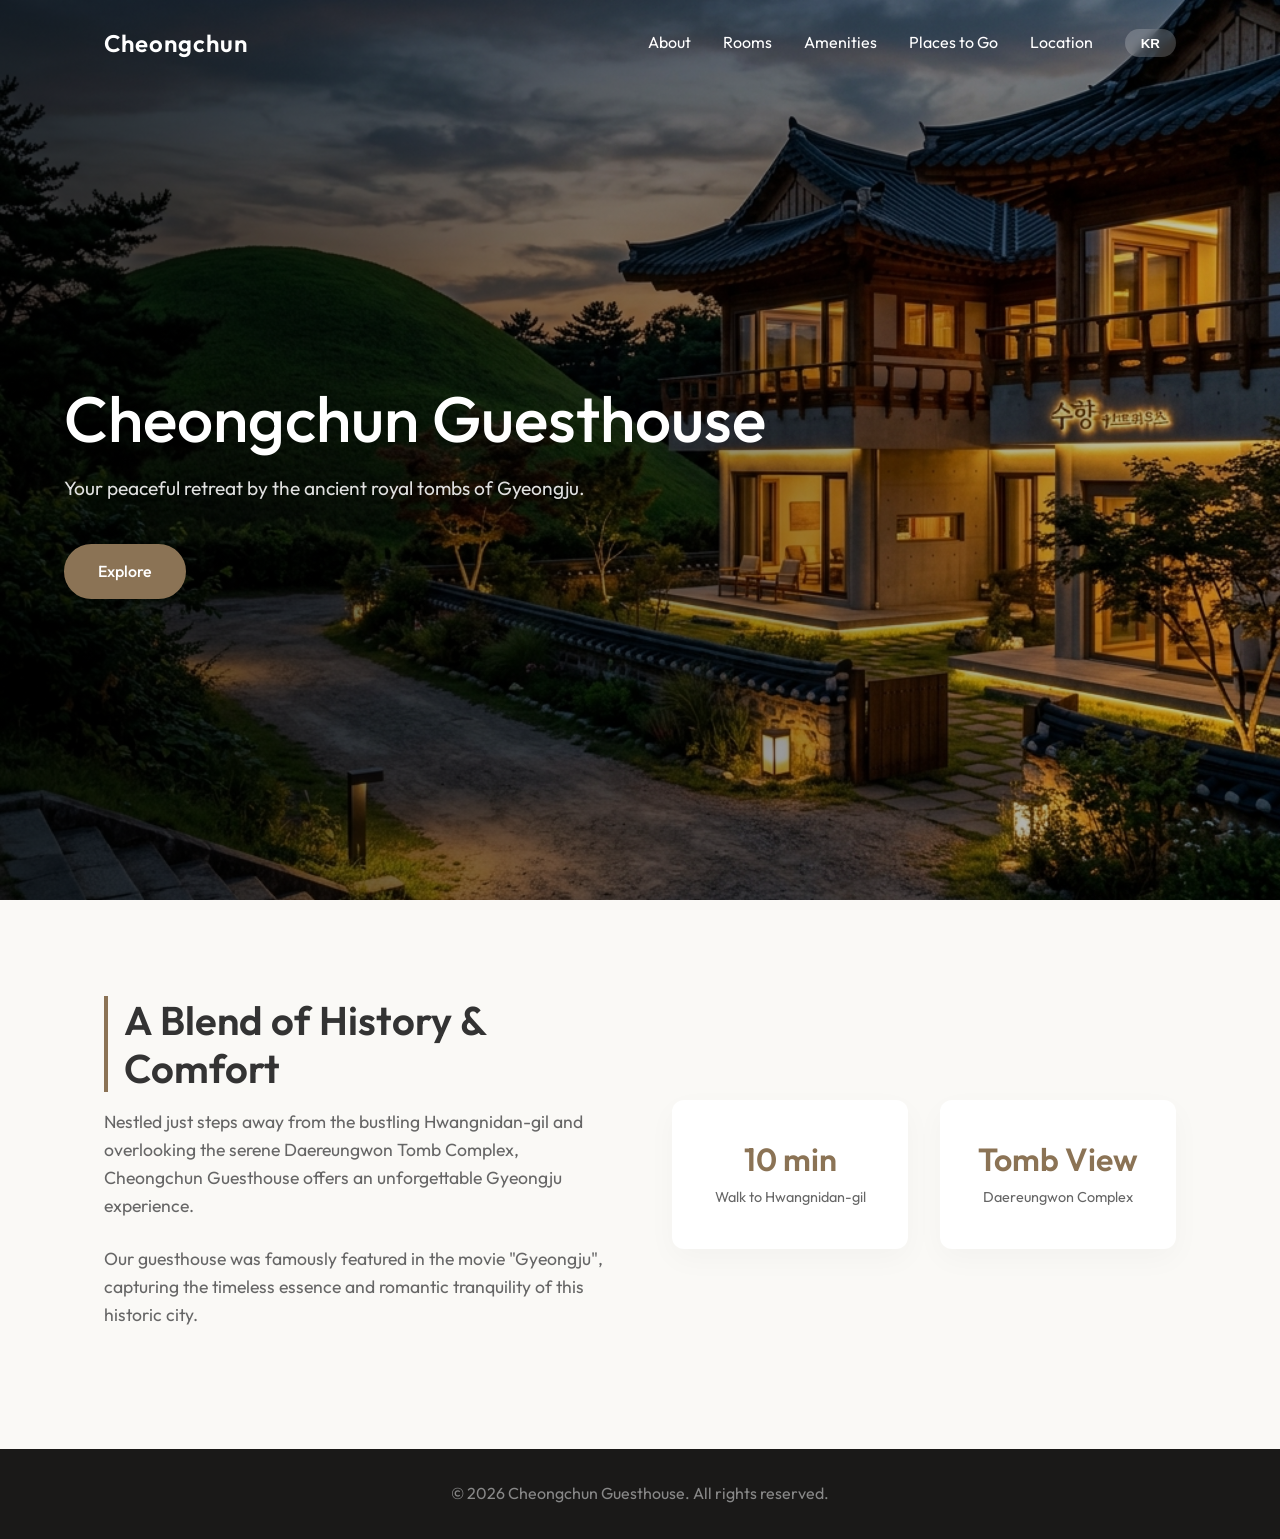
<file: index.html>
<!DOCTYPE html>
<html lang="en">

<head>
    <meta charset="UTF-8">
    <meta name="viewport" content="width=device-width, initial-scale=1.0">
    <title>Cheongchun Guesthouse - Gyeongju | 청춘호스텔</title>
    <meta name="description"
        content="A serene, affordable guesthouse with ancient royal tomb views in Gyeongju. 황리단길 근처 가성비 좋은 숙소, 조식 제공.">
    <link rel="preconnect" href="https://fonts.googleapis.com">
    <link rel="preconnect" href="https://fonts.gstatic.com" crossorigin>
    <link
        href="https://fonts.googleapis.com/css2?family=Outfit:wght@300;400;500;600&family=Noto+Sans+KR:wght@300;400;500;700&display=swap"
        rel="stylesheet">
    <link rel="stylesheet" href="styles.css?v=1.1">
</head>

<body>

    <!-- Navigation -->
    <nav class="navbar hidden-on-load">
        <div class="nav-container">
            <div class="logo">
                <a href="index.html" style="text-decoration: none; color: inherit;"><span data-i18n="nav.logo">Cheongchun</span></a>
            </div>
            <div class="nav-links">
                <a href="#about" data-i18n="nav.about">About</a>
                <a href="rooms.html" data-i18n="nav.rooms">Rooms</a>
                <a href="amenities.html" data-i18n="nav.amenities">Amenities</a>
                <a href="recommendations.html" data-i18n="nav.recom">Places to Go</a>
                <a href="contact.html" data-i18n="nav.contact">Location</a>
                <button id="lang-toggle" class="lang-btn">KR</button>
            </div>
            <div class="mobile-controls">
                <button class="lang-btn mobile-lang-toggle">KR</button>
                <!-- Mobile Menu Toggle -->
                <button class="mobile-menu-btn" aria-label="Toggle Menu">
                    <span></span>
                    <span></span>
                    <span></span>
                </button>
            </div>
        </div>
        <!-- Mobile Dropdown -->
        <div class="mobile-nav">
            <a href="#about" data-i18n="nav.about">About</a>
            <a href="rooms.html" data-i18n="nav.rooms">Rooms</a>
            <a href="amenities.html" data-i18n="nav.amenities">Amenities</a>
            <a href="recommendations.html" data-i18n="nav.recom">Places to Go</a>
            <a href="contact.html" data-i18n="nav.contact">Location</a>
        </div>
    </nav>

    <!-- Hero Section -->
    <header class="hero" id="home">
        <div class="hero-bg">
            <img src="assets/hero.png" alt="Cheongchun Guesthouse View" loading="lazy">
            <div class="overlay"></div>
        </div>
        <div class="hero-content">
            <h1 class="fade-up" data-i18n="hero.title">Cheongchun Guesthouse</h1>
            <p class="fade-up delay-1" data-i18n="hero.subtitle">Your peaceful retreat by the ancient royal tombs of
                Gyeongju.</p>
            <a href="#about" class="btn fade-up delay-2" data-i18n="hero.cta">Explore</a>
        </div>
    </header>

    <!-- About Section -->
    <section id="about" class="section about-section">
        <div class="container">
            <div class="about-grid">
                <div class="about-text slide-in-left">
                    <h2 class="section-title" data-i18n="about.title">A Blend of History & Comfort</h2>
                    <p data-i18n="about.p1">Nestled just steps away from the bustling Hwangnidan-gil and overlooking the
                        serene Daereungwon Tomb Complex, Cheongchun Guesthouse offers an unforgettable Gyeongju
                        experience.</p>
                    <p data-i18n="about.p2">Our guesthouse was famously featured in the movie "Gyeongju", capturing the
                        timeless essence and romantic tranquility of this historic city.</p>
                </div>
                <div class="about-stats slide-in-right">
                    <div class="stat-card">
                        <h3 data-i18n="about.stat1.val">10 min</h3>
                        <p data-i18n="about.stat1.label">Walk to Hwangnidan-gil</p>
                    </div>
                    <div class="stat-card">
                        <h3 data-i18n="about.stat2.val">Tomb View</h3>
                        <p data-i18n="about.stat2.label">Daereungwon Complex</p>
                    </div>
                </div>
            </div>
        </div>
    </section>

    <!-- Footer -->
    <footer class="footer">
        <div class="container text-center">
            <p>&copy; <span id="year"></span> Cheongchun Guesthouse. All rights reserved.</p>
        </div>
    </footer>

    <script src="script.js"></script>
</body>

</html>
</file>
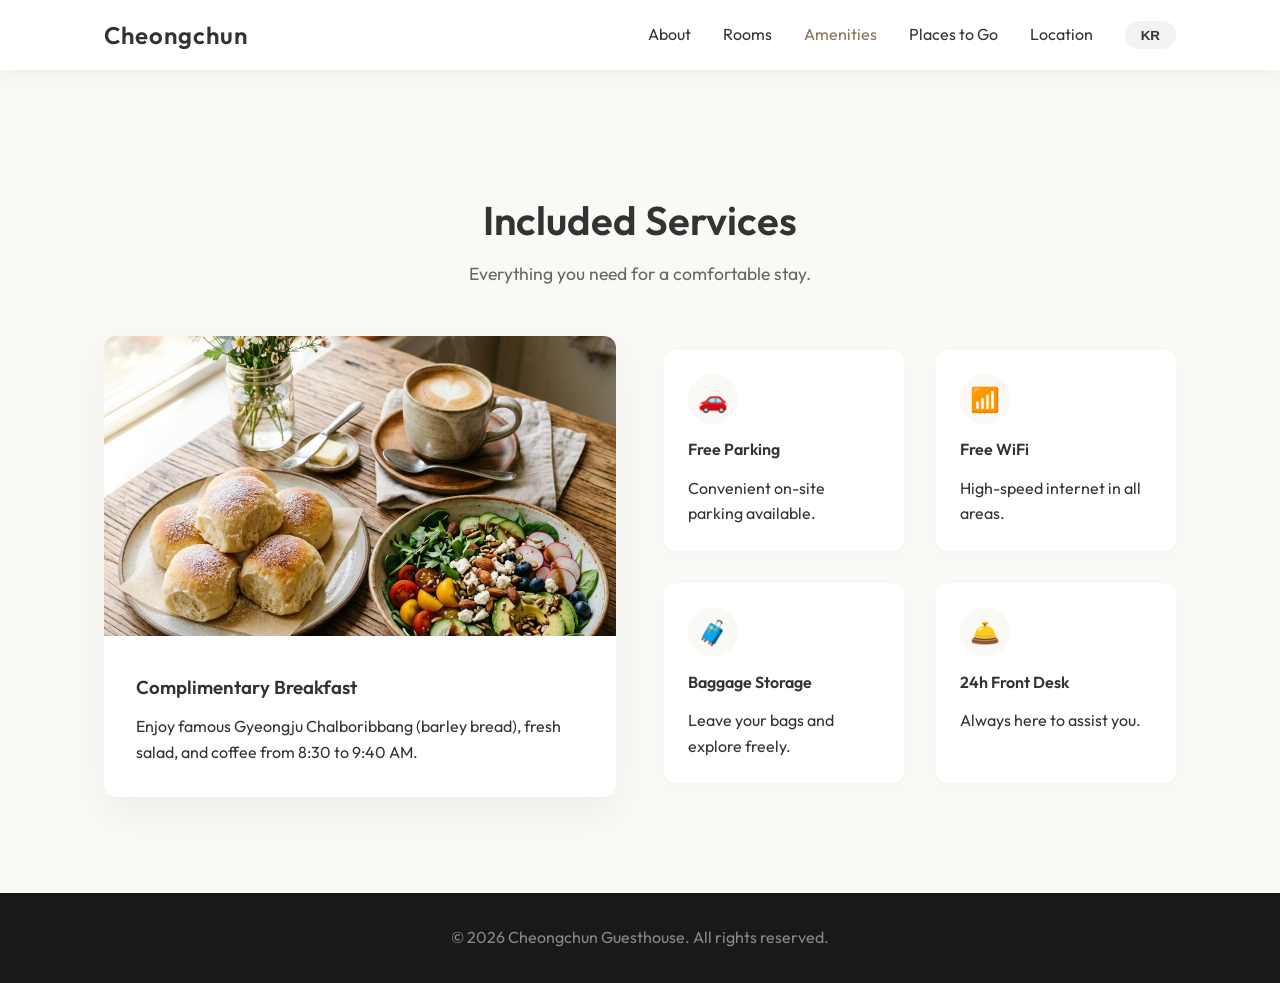
<file: amenities.html>
<!DOCTYPE html>
<html lang="en">

<head>
    <meta charset="UTF-8">
    <meta name="viewport" content="width=device-width, initial-scale=1.0">
    <title>Amenities - Cheongchun Guesthouse | 청춘호스텔</title>
    <link rel="preconnect" href="https://fonts.googleapis.com">
    <link rel="preconnect" href="https://fonts.gstatic.com" crossorigin>
    <link href="https://fonts.googleapis.com/css2?family=Outfit:wght@300;400;500;600&family=Noto+Sans+KR:wght@300;400;500;700&display=swap" rel="stylesheet">
    <link rel="stylesheet" href="styles.css?v=1.1">
    <style>
        body {
            padding-top: 100px;
            background-color: var(--bg-main);
        }
        .navbar {
            background: rgba(255, 255, 255, 0.95);
            backdrop-filter: blur(10px);
            box-shadow: 0 4px 20px rgba(0,0,0,0.05);
            padding: 1rem 0;
        }
        .navbar .logo { color: var(--text-main); }
        .navbar .nav-links a { color: var(--text-main); }
        .navbar .mobile-menu-btn span { background-color: var(--text-main); }
        .lang-btn { background: rgba(0,0,0,0.05); color: var(--text-main); }
    </style>
</head>

<body>
    <!-- Navigation -->
    <nav class="navbar">
        <div class="nav-container">
            <div class="logo">
                <a href="index.html" style="text-decoration: none; color: inherit;"><span data-i18n="nav.logo">Cheongchun</span></a>
            </div>
            <div class="nav-links">
                <a href="index.html#about" data-i18n="nav.about">About</a>
                <a href="rooms.html" data-i18n="nav.rooms">Rooms</a>
                <a href="amenities.html" data-i18n="nav.amenities" style="color: var(--primary);">Amenities</a>
                <a href="recommendations.html" data-i18n="nav.recom">Places to Go</a>
                <a href="contact.html" data-i18n="nav.contact">Location</a>
                <button id="lang-toggle" class="lang-btn">KR</button>
            </div>
            <div class="mobile-controls">
                <button class="lang-btn mobile-lang-toggle">KR</button>
                <!-- Mobile Menu Toggle -->
                <button class="mobile-menu-btn" aria-label="Toggle Menu">
                    <span></span>
                    <span></span>
                    <span></span>
                </button>
            </div>
        </div>
        <!-- Mobile Dropdown -->
        <div class="mobile-nav">
            <a href="index.html#about" data-i18n="nav.about">About</a>
            <a href="rooms.html" data-i18n="nav.rooms">Rooms</a>
            <a href="amenities.html" data-i18n="nav.amenities" style="color: var(--primary);">Amenities</a>
            <a href="recommendations.html" data-i18n="nav.recom">Places to Go</a>
            <a href="contact.html" data-i18n="nav.contact">Location</a>
        </div>
    </nav>

    <!-- Amenities Section -->
    <section id="amenities" class="section bg-main" style="min-height: calc(100vh - 200px);">
        <div class="container">
            <div class="text-center fade-in">
                <h2 class="section-title" data-i18n="amenities.title">Included Services</h2>
                <p class="section-subtitle" data-i18n="amenities.subtitle" style="margin-bottom: 3rem;">Everything you need for a comfortable stay.</p>
            </div>

            <div class="amenities-grid">
                <!-- Breakfast Card -->
                <div class="amenity-card fade-up">
                    <img src="assets/breakfast.png" alt="Free Breakfast" class="amenity-img" loading="lazy">
                    <div class="amenity-info">
                        <h3 data-i18n="amenities.bf.title">Complimentary Breakfast</h3>
                        <p data-i18n="amenities.bf.desc">Enjoy famous Gyeongju Chalboribbang (barley bread), fresh salad, and coffee from 8:30 to 9:40 AM.</p>
                    </div>
                </div>

                <div class="amenities-list fade-up delay-1">
                    <div class="amenity-item">
                        <div class="icon-circle">🚗</div>
                        <h4 data-i18n="amenities.list1.title">Free Parking</h4>
                        <p data-i18n="amenities.list1.desc">Convenient on-site parking available.</p>
                    </div>
                    <div class="amenity-item">
                        <div class="icon-circle">📶</div>
                        <h4 data-i18n="amenities.list2.title">Free WiFi</h4>
                        <p data-i18n="amenities.list2.desc">High-speed internet in all areas.</p>
                    </div>
                    <div class="amenity-item">
                        <div class="icon-circle">🧳</div>
                        <h4 data-i18n="amenities.list3.title">Baggage Storage</h4>
                        <p data-i18n="amenities.list3.desc">Leave your bags and explore freely.</p>
                    </div>
                    <div class="amenity-item">
                        <div class="icon-circle">🛎️</div>
                        <h4 data-i18n="amenities.list4.title">24h Front Desk</h4>
                        <p data-i18n="amenities.list4.desc">Always here to assist you.</p>
                    </div>
                </div>
            </div>
        </div>
    </section>

    <!-- Footer -->
    <footer class="footer">
        <div class="container text-center">
            <p>&copy; <span id="year"></span> Cheongchun Guesthouse. All rights reserved.</p>
        </div>
    </footer>

    <script src="script.js"></script>
</body>
</html>
</file>
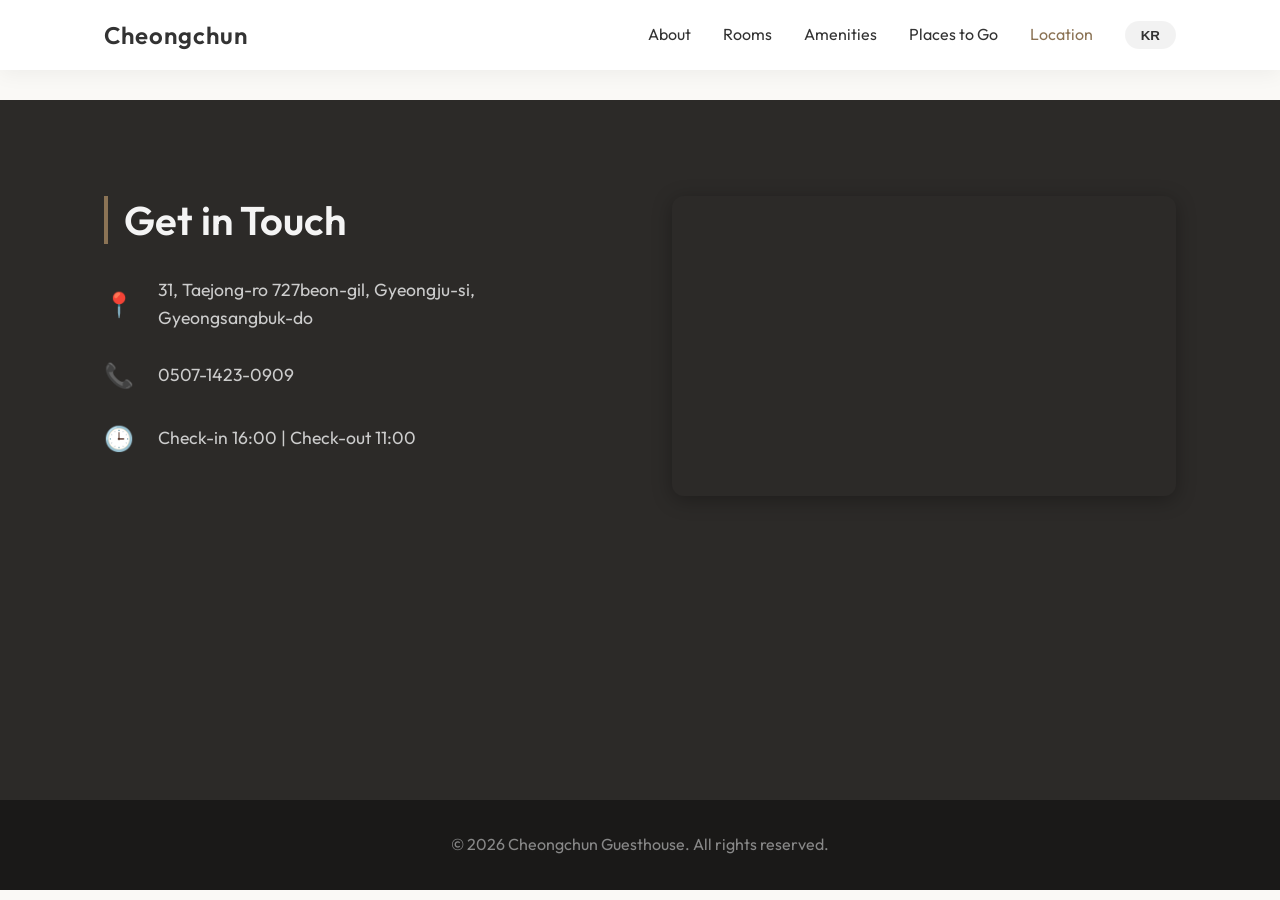
<file: contact.html>
<!DOCTYPE html>
<html lang="en">

<head>
    <meta charset="UTF-8">
    <meta name="viewport" content="width=device-width, initial-scale=1.0">
    <title>Location - Cheongchun Guesthouse | 청춘호스텔</title>
    <link rel="preconnect" href="https://fonts.googleapis.com">
    <link rel="preconnect" href="https://fonts.gstatic.com" crossorigin>
    <link href="https://fonts.googleapis.com/css2?family=Outfit:wght@300;400;500;600&family=Noto+Sans+KR:wght@300;400;500;700&display=swap" rel="stylesheet">
    <link rel="stylesheet" href="styles.css?v=1.1">
    <style>
        body {
            padding-top: 100px;
            background-color: var(--bg-main);
        }
        .navbar {
            background: rgba(255, 255, 255, 0.95);
            backdrop-filter: blur(10px);
            box-shadow: 0 4px 20px rgba(0,0,0,0.05);
            padding: 1rem 0;
        }
        .navbar .logo { color: var(--text-main); }
        .navbar .nav-links a { color: var(--text-main); }
        .navbar .mobile-menu-btn span { background-color: var(--text-main); }
        .lang-btn { background: rgba(0,0,0,0.05); color: var(--text-main); }
    </style>
</head>

<body>
    <!-- Navigation -->
    <nav class="navbar">
        <div class="nav-container">
            <div class="logo">
                <a href="index.html" style="text-decoration: none; color: inherit;"><span data-i18n="nav.logo">Cheongchun</span></a>
            </div>
            <div class="nav-links">
                <a href="index.html#about" data-i18n="nav.about">About</a>
                <a href="rooms.html" data-i18n="nav.rooms">Rooms</a>
                <a href="amenities.html" data-i18n="nav.amenities">Amenities</a>
                <a href="recommendations.html" data-i18n="nav.recom">Places to Go</a>
                <a href="contact.html" data-i18n="nav.contact" style="color: var(--primary);">Location</a>
                <button id="lang-toggle" class="lang-btn">KR</button>
            </div>
            <div class="mobile-controls">
                <button class="lang-btn mobile-lang-toggle">KR</button>
                <!-- Mobile Menu Toggle -->
                <button class="mobile-menu-btn" aria-label="Toggle Menu">
                    <span></span>
                    <span></span>
                    <span></span>
                </button>
            </div>
        </div>
        <!-- Mobile Dropdown -->
        <div class="mobile-nav">
            <a href="index.html#about" data-i18n="nav.about">About</a>
            <a href="rooms.html" data-i18n="nav.rooms">Rooms</a>
            <a href="amenities.html" data-i18n="nav.amenities">Amenities</a>
            <a href="recommendations.html" data-i18n="nav.recom">Places to Go</a>
            <a href="contact.html" data-i18n="nav.contact" style="color: var(--primary);">Location</a>
        </div>
    </nav>

    <!-- Contact & Location Section -->
    <section id="contact" class="section bg-dark text-light" style="min-height: calc(100vh - 200px);">
        <div class="container">
            <div class="contact-grid">
                <div class="contact-info fade-up">
                    <h2 class="section-title text-light" data-i18n="contact.title">Get in Touch</h2>
                    <ul class="contact-list">
                        <li>
                            <span class="icon">📍</span>
                            <span data-i18n="contact.address">31, Taejong-ro 727beon-gil, Gyeongju-si, Gyeongsangbuk-do</span>
                        </li>
                        <li>
                            <span class="icon">📞</span>
                            <span>0507-1423-0909</span>
                        </li>
                        <li>
                            <span class="icon">🕒</span>
                            <span data-i18n="contact.time">Check-in 16:00 | Check-out 11:00</span>
                        </li>
                    </ul>
                </div>
                <div class="map-container fade-up delay-1" style="height: 300px; border-radius: var(--border-radius); overflow: hidden; box-shadow: 0 4px 20px rgba(0,0,0,0.3);">
                    <iframe 
                        src="https://maps.google.com/maps?q=31,+Taejong-ro+727beon-gil,+Gyeongju-si,+Gyeongsangbuk-do&t=&z=16&ie=UTF8&iwloc=&output=embed" 
                        width="100%" 
                        height="100%" 
                        style="border:0;" 
                        allowfullscreen="" 
                        loading="lazy" 
                        referrerpolicy="no-referrer-when-downgrade">
                    </iframe>
                </div>
            </div>
        </div>
    </section>

    <!-- Footer -->
    <footer class="footer">
        <div class="container text-center">
            <p>&copy; <span id="year"></span> Cheongchun Guesthouse. All rights reserved.</p>
        </div>
    </footer>

    <script src="script.js"></script>
</body>
</html>
</file>
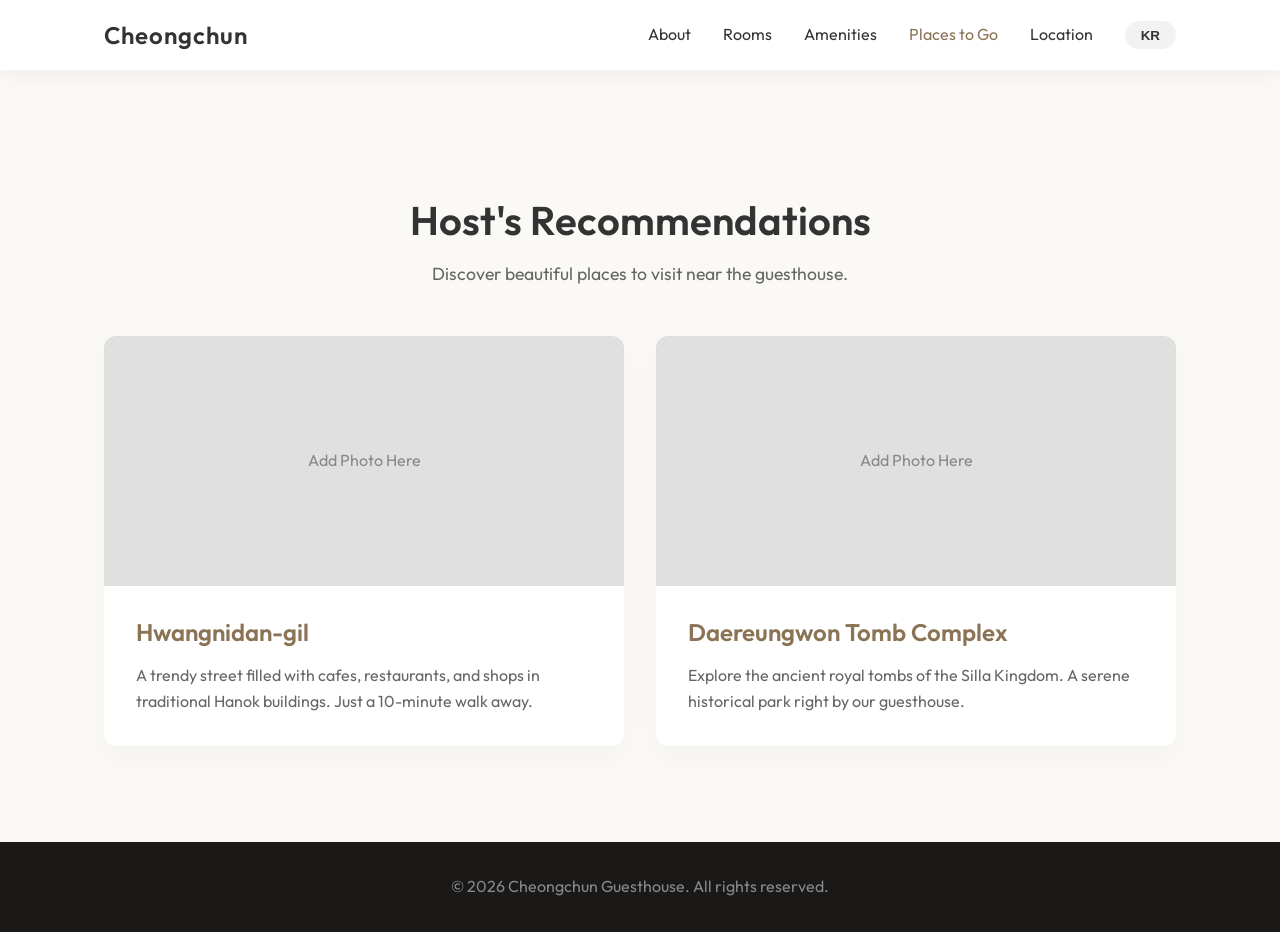
<file: recommendations.html>
<!DOCTYPE html>
<html lang="en">

<head>
    <meta charset="UTF-8">
    <meta name="viewport" content="width=device-width, initial-scale=1.0">
    <title>Places to Go - Cheongchun Guesthouse | 청춘호스텔</title>
    <link rel="preconnect" href="https://fonts.googleapis.com">
    <link rel="preconnect" href="https://fonts.gstatic.com" crossorigin>
    <link href="https://fonts.googleapis.com/css2?family=Outfit:wght@300;400;500;600&family=Noto+Sans+KR:wght@300;400;500;700&display=swap" rel="stylesheet">
    <link rel="stylesheet" href="styles.css?v=1.1">
    <style>
        body {
            padding-top: 100px; /* Offset for the fixed header over non-hero page */
            background-color: var(--bg-main);
        }
        /* Navbar static dark text override because there is no dark hero banner underneath */
        .navbar {
            background: rgba(255, 255, 255, 0.95);
            backdrop-filter: blur(10px);
            box-shadow: 0 4px 20px rgba(0,0,0,0.05);
            padding: 1rem 0;
        }
        .navbar .logo {
            color: var(--text-main);
        }
        .navbar .nav-links a {
            color: var(--text-main);
        }
        .navbar .mobile-menu-btn span {
            background-color: var(--text-main);
        }
        .lang-btn {
            background: rgba(0,0,0,0.05);
            color: var(--text-main);
        }
    </style>
</head>

<body>

    <!-- Navigation -->
    <nav class="navbar">
        <div class="nav-container">
            <div class="logo">
                <a href="index.html" style="text-decoration: none; color: inherit;"><span data-i18n="nav.logo">Cheongchun</span></a>
            </div>
            <div class="nav-links">
                <a href="index.html#about" data-i18n="nav.about">About</a>
                <a href="rooms.html" data-i18n="nav.rooms">Rooms</a>
                <a href="amenities.html" data-i18n="nav.amenities">Amenities</a>
                <a href="recommendations.html" data-i18n="nav.recom" style="color: var(--primary);">Places to Go</a>
                <a href="contact.html" data-i18n="nav.contact">Location</a>
                <button id="lang-toggle" class="lang-btn">KR</button>
            </div>
            <div class="mobile-controls">
                <button class="lang-btn mobile-lang-toggle">KR</button>
                <!-- Mobile Menu Toggle -->
                <button class="mobile-menu-btn" aria-label="Toggle Menu">
                    <span></span>
                    <span></span>
                    <span></span>
                </button>
            </div>
        </div>
        <!-- Mobile Dropdown -->
        <div class="mobile-nav">
            <a href="index.html#about" data-i18n="nav.about">About</a>
            <a href="rooms.html" data-i18n="nav.rooms">Rooms</a>
            <a href="amenities.html" data-i18n="nav.amenities">Amenities</a>
            <a href="recommendations.html" data-i18n="nav.recom" style="color: var(--primary);">Places to Go</a>
            <a href="contact.html" data-i18n="nav.contact">Location</a>
        </div>
    </nav>

    <!-- Recommendations Section -->
    <section id="recommendations" class="section bg-main" style="min-height: calc(100vh - 200px);">
        <div class="container">
            <div class="text-center fade-in">
                <h2 class="section-title" data-i18n="recom.title">Host's Recommendations</h2>
                <p class="section-subtitle" data-i18n="recom.subtitle" style="margin-bottom: 3rem;">Discover beautiful places to visit near the guesthouse.</p>
            </div>

            <div class="rooms-grid" style="display: grid; gap: 2rem; grid-template-columns: repeat(auto-fit, minmax(300px, 1fr));">
                <div class="room-single-card fade-up">
                    <div class="room-single-image">
                        <span data-i18n="rooms.img_placeholder">Add Photo Here</span>
                    </div>
                    <div class="room-single-info">
                        <h4 data-i18n="recom.place1.title">Hwangnidan-gil</h4>
                        <p style="color: var(--text-light);" data-i18n="recom.place1.desc">A trendy street filled with cafes, restaurants, and shops in traditional Hanok buildings. Just a 10-minute walk away.</p>
                    </div>
                </div>
                <div class="room-single-card fade-up delay-1">
                    <div class="room-single-image">
                        <span data-i18n="rooms.img_placeholder">Add Photo Here</span>
                    </div>
                    <div class="room-single-info">
                        <h4 data-i18n="recom.place2.title">Daereungwon Tomb Complex</h4>
                        <p style="color: var(--text-light);" data-i18n="recom.place2.desc">Explore the ancient royal tombs of the Silla Kingdom. A serene historical park right by our guesthouse.</p>
                    </div>
                </div>
            </div>
        </div>
    </section>

    <!-- Footer -->
    <footer class="footer">
        <div class="container text-center">
            <p>&copy; <span id="year"></span> Cheongchun Guesthouse. All rights reserved.</p>
        </div>
    </footer>

    <script src="script.js"></script>
</body>

</html>
</file>
<file: styles.css>
/* Base Variables */
:root {
    --primary: #8b7355;      /* Warm Wood accent */
    --primary-light: #a68c6e;
    --primary-dark: #6e5a42;
    --bg-main: #faf9f6;      /* Serene Ivory */
    --bg-light: #ffffff;
    --bg-dark: #2c2a28;      /* Deep Slate for footer/contact */
    --text-main: #333333;
    --text-light: #666666;
    --text-inverse: #f4f4f4;
    
    --font-en: 'Outfit', sans-serif;
    --font-kr: 'Noto Sans KR', sans-serif;
    
    --transition: 0.4s cubic-bezier(0.25, 0.8, 0.25, 1);
    --border-radius: 12px;
}

* {
    margin: 0;
    padding: 0;
    box-sizing: border-box;
}

html {
    scroll-behavior: smooth;
}

body {
    font-family: var(--font-en); /* Fallbacks combined in elements if needed */
    color: var(--text-main);
    background-color: var(--bg-main);
    line-height: 1.6;
    overflow-x: hidden;
}

.kr-mode {
    font-family: var(--font-kr);
}
.kr-mode .nav-links a {
    font-weight: 500;
}

/* Typography Utilities */
h1, h2, h3, h4 {
    font-weight: 600;
    margin-bottom: 1rem;
    line-height: 1.2;
}

.text-center { text-align: center; }
.text-light { color: var(--text-inverse); }
.mt-4 { margin-top: 1.5rem; }

/* Container */
.container {
    max-width: 1200px;
    margin: 0 auto;
    padding: 0 5%;
}

.section {
    padding: 6rem 0;
}

.section-title {
    font-size: 2.5rem;
    margin-bottom: 1rem;
    border-left: 4px solid var(--primary);
    padding-left: 1rem;
}
.text-center .section-title {
    border-left: none;
    padding-left: 0;
}

.section-subtitle {
    color: var(--text-light);
    font-size: 1.1rem;
    max-width: 600px;
    margin: 0 auto 3rem auto;
}

/* Backgrounds */
.bg-light { background-color: var(--bg-light); }
.bg-dark { background-color: var(--bg-dark); }

/* Buttons */
.btn {
    display: inline-block;
    padding: 0.8rem 2rem;
    background-color: var(--primary);
    color: white;
    text-decoration: none;
    border-radius: 50px;
    font-weight: 500;
    transition: var(--transition);
    border: 2px solid var(--primary);
    cursor: pointer;
}

.btn:hover {
    background-color: transparent;
    color: var(--primary);
}

.outline-btn {
    background-color: transparent;
    color: var(--primary);
}
.outline-btn:hover {
    background-color: var(--primary);
    color: white;
}

/* Navigation */
.navbar {
    position: fixed;
    top: 0;
    left: 0;
    width: 100%;
    z-index: 1000;
    transition: var(--transition);
    padding: 1.5rem 0;
}

.navbar.scrolled {
    background: rgba(255, 255, 255, 0.9);
    backdrop-filter: blur(10px);
    padding: 1rem 0;
    box-shadow: 0 4px 20px rgba(0,0,0,0.05);
}

.navbar.scrolled .logo,
.navbar.scrolled .nav-links a,
.navbar.scrolled .lang-btn {
    color: var(--text-main);
}

.nav-container {
    display: flex;
    justify-content: space-between;
    align-items: center;
    max-width: 1200px;
    margin: 0 auto;
    padding: 0 5%;
}

.logo {
    font-size: 1.5rem;
    font-weight: 600;
    color: white;
    letter-spacing: 1px;
    transition: var(--transition);
}

.nav-links {
    display: flex;
    align-items: center;
    gap: 2rem;
}

.nav-links a {
    color: white;
    text-decoration: none;
    font-weight: 400;
    transition: var(--transition);
    position: relative;
}

.nav-links a::after {
    content: '';
    position: absolute;
    bottom: -5px;
    left: 0;
    width: 0;
    height: 2px;
    background-color: var(--primary);
    transition: var(--transition);
}

.nav-links a:hover::after {
    width: 100%;
}

.lang-btn {
    background: rgba(255,255,255,0.2);
    border: none;
    color: white;
    padding: 0.4rem 1rem;
    border-radius: 20px;
    cursor: pointer;
    font-weight: 600;
    backdrop-filter: blur(5px);
    transition: var(--transition);
}
.navbar.scrolled .lang-btn {
    background: rgba(0,0,0,0.05);
}
.lang-btn:hover {
    background: var(--primary);
    color: white !important;
}

.mobile-controls {
    display: none;
}
.mobile-menu-btn {
    display: none;
    background: none;
    border: none;
    cursor: pointer;
}
.mobile-menu-btn span {
    display: block;
    width: 25px;
    height: 3px;
    background-color: white;
    margin: 5px 0;
    transition: var(--transition);
}
.navbar.scrolled .mobile-menu-btn span { background-color: var(--text-main); }

.mobile-nav {
    position: absolute;
    top: 100%;
    left: 0;
    width: 100%;
    background: white;
    padding: 1rem 5%;
    display: none;
    box-shadow: 0 10px 20px rgba(0,0,0,0.05);
}
.mobile-nav.active {
    display: flex;
    flex-direction: column;
    gap: 1.5rem;
}
.mobile-nav a {
    color: var(--text-main);
    text-decoration: none;
    font-weight: 500;
}

/* Hero Section */
.hero {
    height: 100vh;
    position: relative;
    display: flex;
    align-items: center;
    padding: 0 5%;
}

.hero-bg {
    position: absolute;
    top: 0;
    left: 0;
    width: 100%;
    height: 100%;
    z-index: -1;
}

.hero-bg img {
    width: 100%;
    height: 100%;
    object-fit: cover;
}

.overlay {
    position: absolute;
    top: 0;
    left: 0;
    width: 100%;
    height: 100%;
    background: linear-gradient(to right, rgba(0,0,0,0.7), rgba(0,0,0,0.2));
}

.hero-content {
    max-width: 800px;
    color: white;
    margin-top: 5rem;
}

.hero-content h1 {
    font-size: 4rem;
    margin-bottom: 1rem;
    font-weight: 500;
}

.hero-content p {
    font-size: 1.2rem;
    margin-bottom: 2.5rem;
    color: #e0e0e0;
}

/* About Section */
.about-grid {
    display: grid;
    grid-template-columns: 1fr 1fr;
    gap: 4rem;
    align-items: center;
}

.about-text p {
    margin-bottom: 1.5rem;
    color: var(--text-light);
    font-size: 1.1rem;
}

.about-stats {
    display: grid;
    grid-template-columns: 1fr 1fr;
    gap: 2rem;
}

.stat-card {
    background: white;
    padding: 2.5rem 1.5rem;
    border-radius: var(--border-radius);
    text-align: center;
    box-shadow: 0 10px 30px rgba(0,0,0,0.03);
    transition: var(--transition);
}

.stat-card:hover {
    transform: translateY(-10px);
    box-shadow: 0 15px 40px rgba(0,0,0,0.08);
}

.stat-card h3 {
    font-size: 2rem;
    color: var(--primary);
    margin-bottom: 0.5rem;
}

.stat-card p {
    color: var(--text-light);
    font-size: 0.9rem;
}

/* Rooms Section */
.room-showcase {
    display: grid;
    grid-template-columns: 3fr 2fr;
    background: white;
    border-radius: var(--border-radius);
    overflow: hidden;
    box-shadow: 0 15px 40px rgba(0,0,0,0.05);
}

.room-image {
    height: 450px;
    overflow: hidden;
}

.room-image img {
    width: 100%;
    height: 100%;
    object-fit: cover;
    transition: transform 0.8s ease;
}

.room-showcase:hover .room-image img {
    transform: scale(1.05);
}

.room-details {
    padding: 3rem;
    display: flex;
    flex-direction: column;
    justify-content: center;
}

.room-details h3 {
    font-size: 2rem;
    margin-bottom: 0.5rem;
}

.price {
    color: var(--primary);
    font-weight: 500;
    font-size: 1.2rem;
    margin-bottom: 2rem;
}

.room-features {
    list-style: none;
    margin-bottom: 2rem;
}

.room-features li {
    display: flex;
    align-items: center;
    margin-bottom: 1rem;
    color: var(--text-light);
}

.room-features .icon {
    margin-right: 1rem;
    font-size: 1.2rem;
}

.room-group {
    margin-bottom: 5rem;
}

.rooms-grid {
    display: grid;
    gap: 2rem;
    grid-template-columns: repeat(auto-fit, minmax(min(100%, 280px), 1fr));
}

.room-single-card {
    background: white;
    border-radius: var(--border-radius);
    overflow: hidden;
    box-shadow: 0 10px 30px rgba(0,0,0,0.03);
    transition: var(--transition);
    cursor: pointer;
}

.room-single-card:hover {
    transform: translateY(-5px);
    box-shadow: 0 15px 40px rgba(0,0,0,0.08);
}

.room-single-image {
    min-height: 250px;
    background: #e0e0e0;
    position: relative;
    overflow: hidden;
}

.room-single-image span {
    position: absolute;
    top: 50%;
    left: 50%;
    transform: translate(-50%, -50%);
    z-index: 1;
    color: #888;
}

.room-single-image img ~ span {
    display: none;
}

.room-single-image img {
    width: 100%;
    height: auto;
    display: block;
    position: relative;
    z-index: 2;
    transition: transform 0.8s ease;
}

.room-single-card:hover .room-single-image img:not(.slider-image) {
    transform: scale(1.05);
}

.room-image-slider {
    display: flex;
    overflow-x: auto;
    scroll-snap-type: x mandatory;
    scrollbar-width: none; /* Firefox */
    -ms-overflow-style: none; /* IE and Edge */
    width: 100%;
    height: 100%;
    position: absolute;
    top: 0;
    left: 0;
    z-index: 2;
    -webkit-overflow-scrolling: touch;
}

.room-image-slider::-webkit-scrollbar {
    display: none;
}

.room-image-slider img {
    flex: 0 0 100%;
    scroll-snap-align: start;
    object-fit: cover;
    width: 100%;
    height: 100%;
    transition: none; /* Remove hover scale from slider images */
}

.slider-hint {
    position: absolute;
    bottom: 10px;
    right: 10px;
    background: rgba(0,0,0,0.6);
    color: white;
    padding: 6px 12px;
    border-radius: 20px;
    font-size: 0.8rem;
    pointer-events: none;
    z-index: 10;
    backdrop-filter: blur(4px);
}

.room-single-info {
    padding: 2rem;
}

.room-single-info h4 {
    color: var(--primary);
    font-size: 1.5rem;
    margin-bottom: 1rem;
}

/* Amenities */
.amenities-grid {
    display: grid;
    grid-template-columns: 1fr 1fr;
    gap: 3rem;
    align-items: center;
}

.amenity-card {
    background: white;
    border-radius: var(--border-radius);
    overflow: hidden;
    box-shadow: 0 15px 40px rgba(0,0,0,0.05);
}

.amenity-img {
    width: 100%;
    height: 300px;
    object-fit: cover;
}

.amenity-info {
    padding: 2rem;
}

.amenities-list {
    display: grid;
    grid-template-columns: 1fr 1fr;
    gap: 2rem;
}

.amenity-item {
    background: white;
    padding: 1.5rem;
    border-radius: var(--border-radius);
    box-shadow: 0 5px 20px rgba(0,0,0,0.02);
    transition: var(--transition);
}
.amenity-item:hover {
    transform: translateY(-5px);
}

.icon-circle {
    width: 50px;
    height: 50px;
    background: var(--bg-main);
    border-radius: 50%;
    display: flex;
    align-items: center;
    justify-content: center;
    font-size: 1.5rem;
    margin-bottom: 1rem;
    color: var(--primary);
}

/* Contact */
.contact-grid {
    display: grid;
    grid-template-columns: 1fr 1fr;
    gap: 4rem;
}

.contact-list {
    list-style: none;
    margin-top: 2rem;
}

.contact-list li {
    display: flex;
    align-items: center;
    margin-bottom: 1.5rem;
    font-size: 1.1rem;
    color: #cccccc;
}

.contact-list .icon {
    font-size: 1.5rem;
    margin-right: 1.5rem;
    color: var(--primary-light);
}

.map-placeholder {
    width: 100%;
    height: 300px;
    background: #1a1918;
    border-radius: var(--border-radius);
    display: flex;
    align-items: center;
    justify-content: center;
    color: var(--primary-light);
    border: 1px solid #3d3b38;
}

/* Footer */
.footer {
    padding: 2rem 0;
    background: #1a1918;
    color: #888;
}

/* Animations */
.fade-up {
    opacity: 0;
    transform: translateY(30px);
    transition: opacity 0.8s ease, transform 0.8s ease;
}
.fade-in {
    opacity: 0;
    transition: opacity 1s ease;
}
.slide-in-left {
    opacity: 0;
    transform: translateX(-50px);
    transition: opacity 0.8s ease, transform 0.8s ease;
}
.slide-in-right {
    opacity: 0;
    transform: translateX(50px);
    transition: opacity 0.8s ease, transform 0.8s ease;
}

.fade-up.visible, .fade-in.visible, .slide-in-left.visible, .slide-in-right.visible {
    opacity: 1;
    transform: translate(0);
}

.delay-1 { transition-delay: 0.2s; }
.delay-2 { transition-delay: 0.4s; }


/* Responsive */
@media (max-width: 900px) {
    .about-grid, .room-showcase, .amenities-grid, .contact-grid {
        grid-template-columns: 1fr;
    }
    .room-image { height: 300px; }
    .hero-content h1 { font-size: 3rem; }
}

@media (max-width: 768px) {
    .nav-links { display: none; }
    .mobile-controls { display: flex; align-items: center; gap: 1rem; }
    .mobile-menu-btn { display: block; }
    .hero-content h1 { font-size: 2.5rem; }
}

/* Modal Styles */
.modal-overlay {
    position: fixed;
    top: 0;
    left: 0;
    width: 100%;
    height: 100%;
    background: rgba(0,0,0,0.85);
    backdrop-filter: blur(5px);
    z-index: 2000;
    display: flex;
    align-items: center;
    justify-content: center;
    opacity: 0;
    pointer-events: none;
    transition: opacity 0.3s ease;
}

.modal-overlay.active {
    opacity: 1;
    pointer-events: auto;
}

.modal-content {
    background: var(--bg-main);
    width: 95%;
    max-width: 1200px;
    max-height: 95vh;
    border-radius: var(--border-radius);
    position: relative;
    overflow-y: auto;
    transform: scale(0.95) translateY(20px);
    transition: transform 0.3s ease;
    display: flex;
    flex-direction: column;
}

.modal-overlay.active .modal-content {
    transform: scale(1) translateY(0);
}

.modal-close-btn {
    position: absolute;
    top: 15px;
    right: 20px;
    background: rgba(0,0,0,0.5);
    border-radius: 50%;
    width: 44px;
    height: 44px;
    display: flex;
    align-items: center;
    justify-content: center;
    border: none;
    font-size: 2rem;
    color: white;
    cursor: pointer;
    z-index: 10;
    transition: background 0.2s, color 0.2s;
    line-height: 1;
}

.modal-close-btn:hover {
    background: var(--primary);
    color: white;
}

/* Modal Internal Layout overrides for cloned room elements */
#modal-body {
    display: flex;
    flex-direction: column;
}

#modal-body .room-single-image {
    min-height: 60vh; /* Bigger image in modal */
    background: #000; /* Dark background for letterboxing uncropped image */
    border-radius: var(--border-radius) var(--border-radius) 0 0;
    display: flex;
}

#modal-body .room-single-image img,
#modal-body .room-image-slider img {
    object-fit: contain; /* Show the full uncropped image */
    background: #000;
}

#modal-body .room-single-info {
    padding: 3rem;
}

#modal-body h4 {
    font-size: 2.5rem;
}

#modal-body .room-features li {
    font-size: 1.2rem;
    margin-bottom: 1.2rem;
}

@media (max-width: 768px) {
    .modal-content {
        width: 100%;
        max-height: 100vh;
        height: 100vh;
        border-radius: 0;
        transform: translateY(100%);
    }
    .modal-overlay.active .modal-content {
        transform: translateY(0);
    }
    #modal-body .room-single-image {
        min-height: 40vh;
        border-radius: 0;
    }
    #modal-body .room-single-info {
        padding: 1.5rem;
    }
}
</file>
